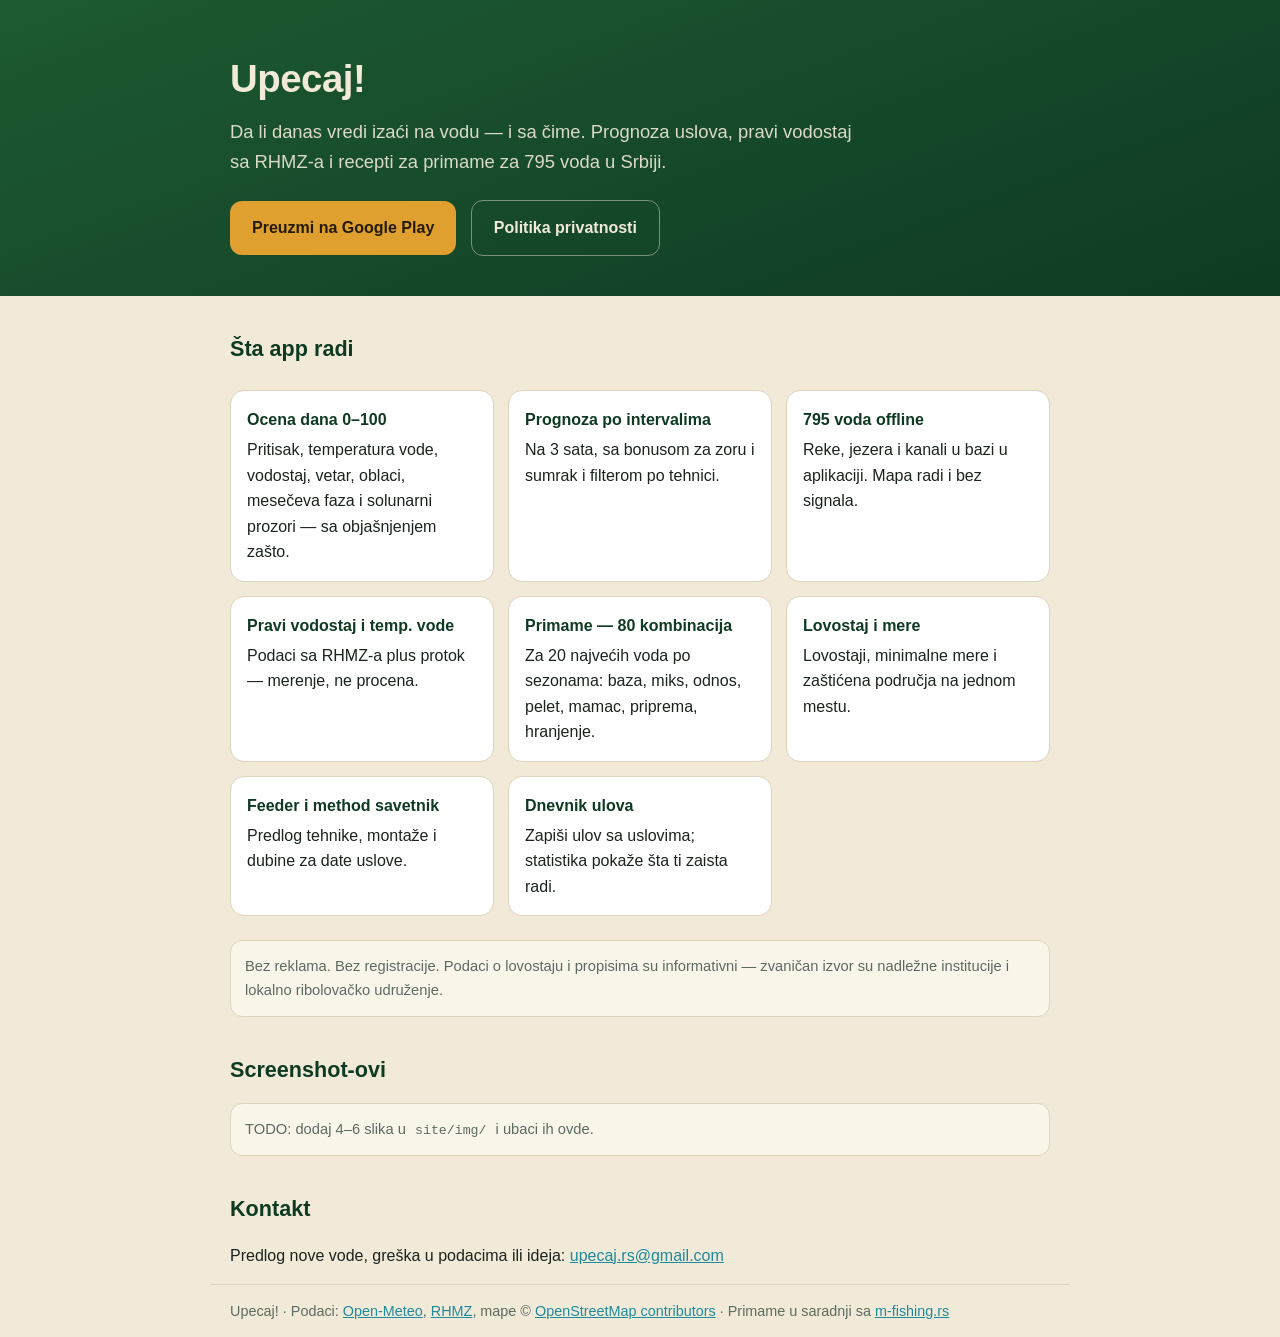
<file: site/index.html>
<!doctype html>
<html lang="sr">
<head>
<meta charset="utf-8">
<meta name="viewport" content="width=device-width,initial-scale=1">
<title>Upecaj! — prognoza za pecanje u Srbiji</title>
<meta name="description" content="Ocena uslova za pecanje 0–100, vodostaj i temperatura vode sa RHMZ-a, 795 voda u Srbiji offline, recepti za primame po vodi i sezoni.">
<link rel="stylesheet" href="style.css">
</head>
<body>
<header class="hero"><div class="wrap">
  <h1>Upecaj!</h1>
  <p>Da li danas vredi izaći na vodu — i sa čime. Prognoza uslova, pravi vodostaj sa RHMZ-a i recepti za primame za 795 voda u Srbiji.</p>
  <!-- TODO: zameni PLAY_URL kad app izađe na Play -->
  <a class="badge" href="PLAY_URL">Preuzmi na Google Play</a>
  <a class="badge ghost" href="privacy.html">Politika privatnosti</a>
</div></header>

<main class="wrap">
  <h2>Šta app radi</h2>
  <div class="cards">
    <div class="card"><b>Ocena dana 0–100</b>Pritisak, temperatura vode, vodostaj, vetar, oblaci, mesečeva faza i solunarni prozori — sa objašnjenjem zašto.</div>
    <div class="card"><b>Prognoza po intervalima</b>Na 3 sata, sa bonusom za zoru i sumrak i filterom po tehnici.</div>
    <div class="card"><b>795 voda offline</b>Reke, jezera i kanali u bazi u aplikaciji. Mapa radi i bez signala.</div>
    <div class="card"><b>Pravi vodostaj i temp. vode</b>Podaci sa RHMZ-a plus protok — merenje, ne procena.</div>
    <div class="card"><b>Primame — 80 kombinacija</b>Za 20 najvećih voda po sezonama: baza, miks, odnos, pelet, mamac, priprema, hranjenje.</div>
    <div class="card"><b>Lovostaj i mere</b>Lovostaji, minimalne mere i zaštićena područja na jednom mestu.</div>
    <div class="card"><b>Feeder i method savetnik</b>Predlog tehnike, montaže i dubine za date uslove.</div>
    <div class="card"><b>Dnevnik ulova</b>Zapiši ulov sa uslovima; statistika pokaže šta ti zaista radi.</div>
  </div>

  <p class="note">Bez reklama. Bez registracije. Podaci o lovostaju i propisima su informativni —
  zvaničan izvor su nadležne institucije i lokalno ribolovačko udruženje.</p>

  <h2>Screenshot-ovi</h2>
  <p class="note">TODO: dodaj 4–6 slika u <code>site/img/</code> i ubaci ih ovde.</p>

  <h2>Kontakt</h2>
  <p>Predlog nove vode, greška u podacima ili ideja: <a href="mailto:upecaj.rs@gmail.com">upecaj.rs@gmail.com</a></p>
</main>

<footer class="wrap">
  <p>Upecaj! · Podaci: <a href="https://open-meteo.com">Open-Meteo</a>,
  <a href="https://www.hidmet.gov.rs">RHMZ</a>, mape ©
  <a href="https://www.openstreetmap.org/copyright">OpenStreetMap contributors</a> ·
  Primame u saradnji sa <a href="https://m-fishing.rs">m-fishing.rs</a></p>
</footer>
</body>
</html>
</file>
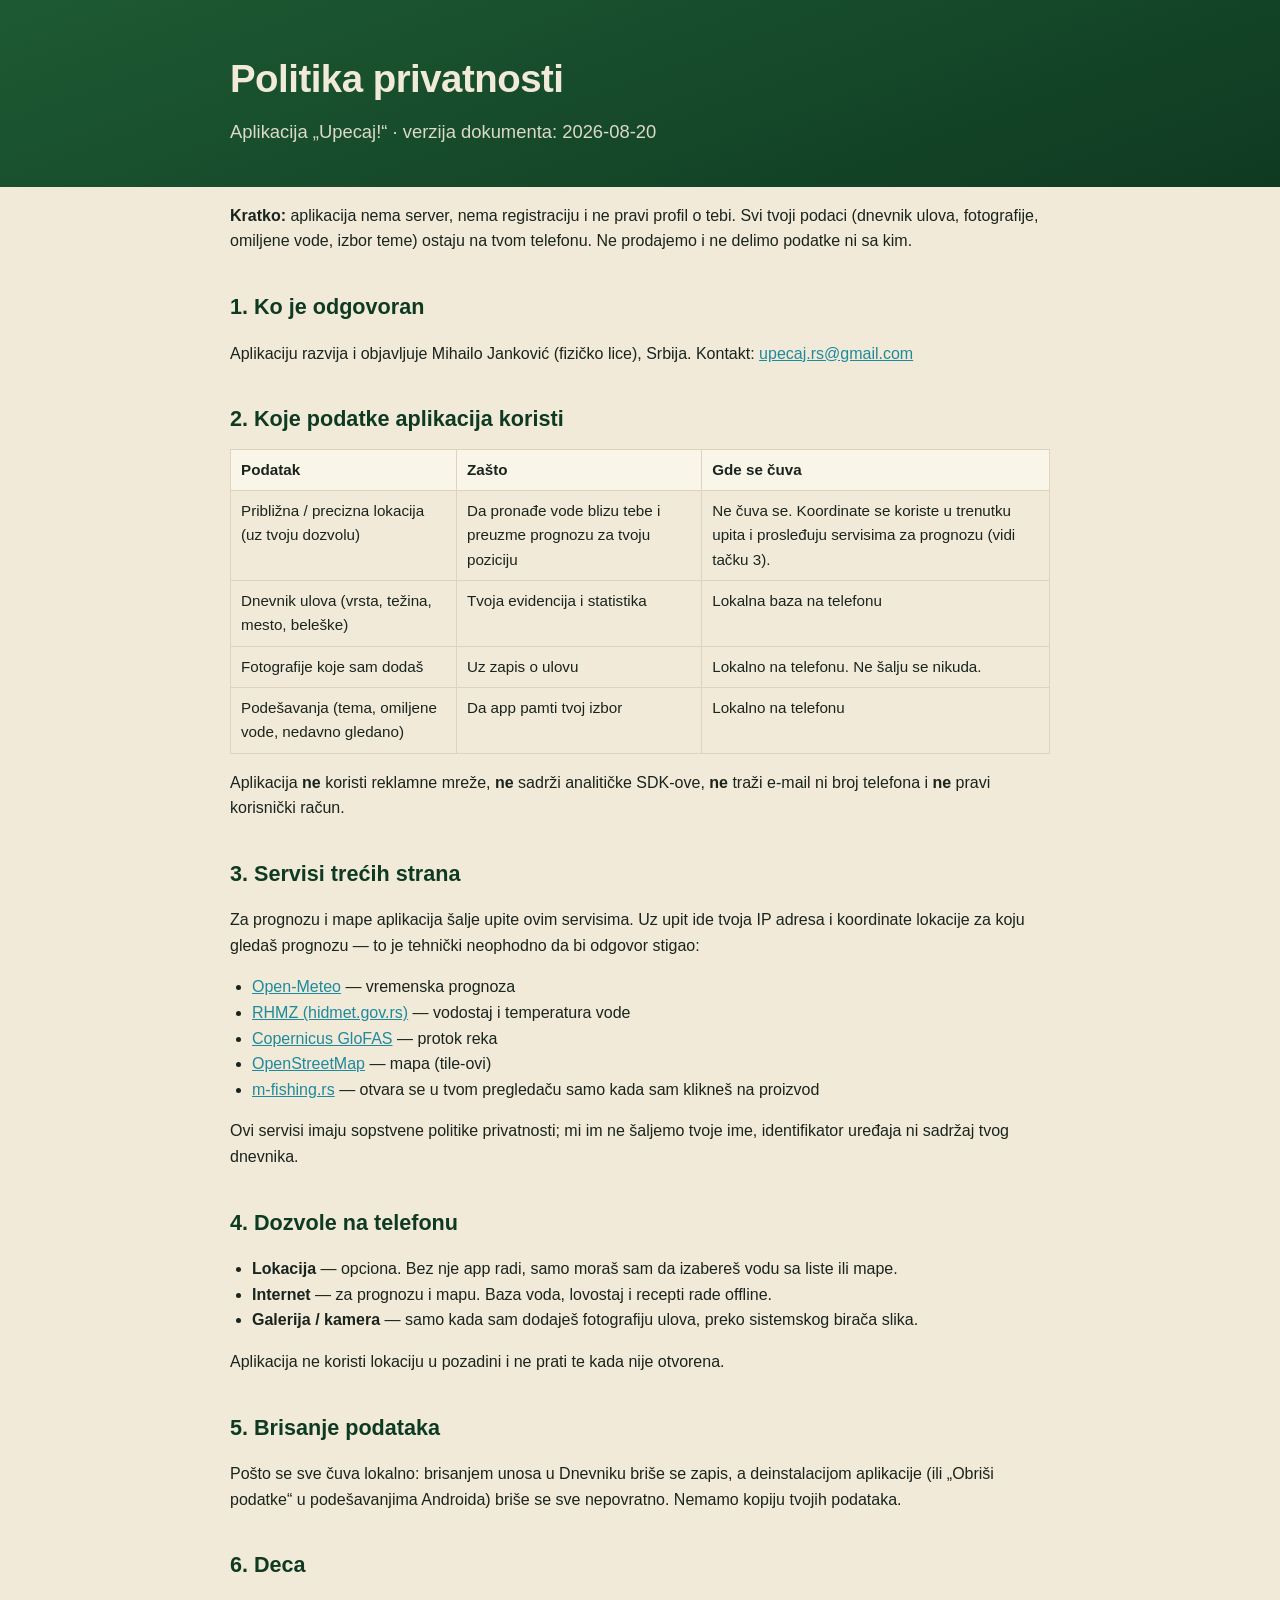
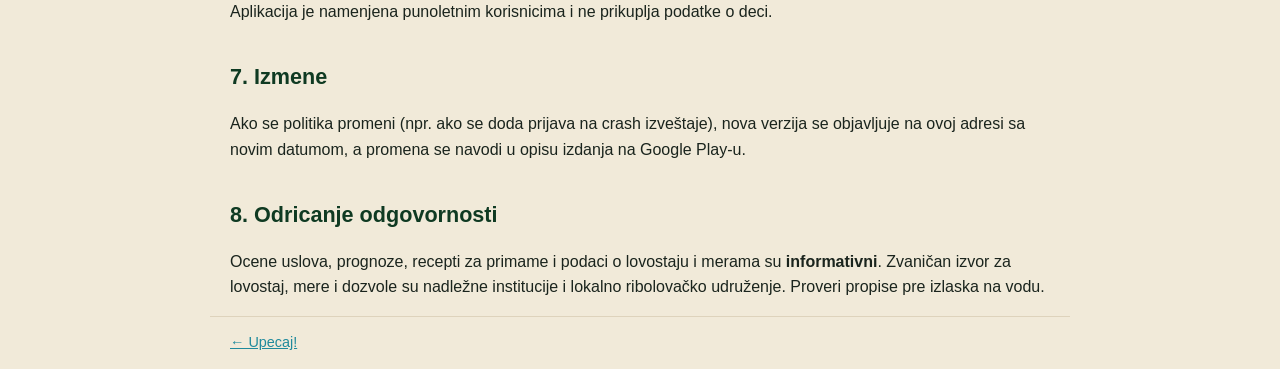
<file: site/privacy.html>
<!doctype html>
<html lang="sr">
<head>
<meta charset="utf-8">
<meta name="viewport" content="width=device-width,initial-scale=1">
<title>Upecaj! — Politika privatnosti</title>
<link rel="stylesheet" href="style.css">
</head>
<body>
<header class="hero"><div class="wrap">
  <h1>Politika privatnosti</h1>
  <p>Aplikacija „Upecaj!“ · verzija dokumenta: 2026-08-20</p>
</div></header>

<main class="wrap">
  <p><strong>Kratko:</strong> aplikacija nema server, nema registraciju i ne pravi profil o tebi.
  Svi tvoji podaci (dnevnik ulova, fotografije, omiljene vode, izbor teme) ostaju
  na tvom telefonu. Ne prodajemo i ne delimo podatke ni sa kim.</p>

  <h2>1. Ko je odgovoran</h2>
  <p>Aplikaciju razvija i objavljuje Mihailo Janković (fizičko lice), Srbija.
  Kontakt: <a href="mailto:upecaj.rs@gmail.com">upecaj.rs@gmail.com</a></p>

  <h2>2. Koje podatke aplikacija koristi</h2>
  <table>
    <tr><th>Podatak</th><th>Zašto</th><th>Gde se čuva</th></tr>
    <tr>
      <td>Približna / precizna lokacija (uz tvoju dozvolu)</td>
      <td>Da pronađe vode blizu tebe i preuzme prognozu za tvoju poziciju</td>
      <td>Ne čuva se. Koordinate se koriste u trenutku upita i prosleđuju servisima za prognozu (vidi tačku 3).</td>
    </tr>
    <tr>
      <td>Dnevnik ulova (vrsta, težina, mesto, beleške)</td>
      <td>Tvoja evidencija i statistika</td>
      <td>Lokalna baza na telefonu</td>
    </tr>
    <tr>
      <td>Fotografije koje sam dodaš</td>
      <td>Uz zapis o ulovu</td>
      <td>Lokalno na telefonu. Ne šalju se nikuda.</td>
    </tr>
    <tr>
      <td>Podešavanja (tema, omiljene vode, nedavno gledano)</td>
      <td>Da app pamti tvoj izbor</td>
      <td>Lokalno na telefonu</td>
    </tr>
  </table>

  <p>Aplikacija <strong>ne</strong> koristi reklamne mreže, <strong>ne</strong> sadrži analitičke SDK-ove,
  <strong>ne</strong> traži e-mail ni broj telefona i <strong>ne</strong> pravi korisnički račun.</p>

  <h2>3. Servisi trećih strana</h2>
  <p>Za prognozu i mape aplikacija šalje upite ovim servisima. Uz upit ide tvoja
  IP adresa i koordinate lokacije za koju gledaš prognozu — to je tehnički
  neophodno da bi odgovor stigao:</p>
  <ul>
    <li><a href="https://open-meteo.com/en/terms">Open-Meteo</a> — vremenska prognoza</li>
    <li><a href="https://www.hidmet.gov.rs">RHMZ (hidmet.gov.rs)</a> — vodostaj i temperatura vode</li>
    <li><a href="https://global-flood.emergency.copernicus.eu">Copernicus GloFAS</a> — protok reka</li>
    <li><a href="https://operations.osmfoundation.org/policies/tiles/">OpenStreetMap</a> — mapa (tile-ovi)</li>
    <li><a href="https://m-fishing.rs">m-fishing.rs</a> — otvara se u tvom pregledaču samo kada sam klikneš na proizvod</li>
  </ul>
  <p>Ovi servisi imaju sopstvene politike privatnosti; mi im ne šaljemo tvoje ime,
  identifikator uređaja ni sadržaj tvog dnevnika.</p>

  <h2>4. Dozvole na telefonu</h2>
  <ul>
    <li><strong>Lokacija</strong> — opciona. Bez nje app radi, samo moraš sam da izabereš vodu sa liste ili mape.</li>
    <li><strong>Internet</strong> — za prognozu i mapu. Baza voda, lovostaj i recepti rade offline.</li>
    <li><strong>Galerija / kamera</strong> — samo kada sam dodaješ fotografiju ulova, preko sistemskog birača slika.</li>
  </ul>
  <p>Aplikacija ne koristi lokaciju u pozadini i ne prati te kada nije otvorena.</p>

  <h2>5. Brisanje podataka</h2>
  <p>Pošto se sve čuva lokalno: brisanjem unosa u Dnevniku briše se zapis, a
  deinstalacijom aplikacije (ili „Obriši podatke“ u podešavanjima Androida)
  briše se sve nepovratno. Nemamo kopiju tvojih podataka.</p>

  <h2>6. Deca</h2>
  <p>Aplikacija je namenjena punoletnim korisnicima i ne prikuplja podatke o deci.</p>

  <h2>7. Izmene</h2>
  <p>Ako se politika promeni (npr. ako se doda prijava na crash izveštaje), nova
  verzija se objavljuje na ovoj adresi sa novim datumom, a promena se navodi u
  opisu izdanja na Google Play-u.</p>

  <h2>8. Odricanje odgovornosti</h2>
  <p>Ocene uslova, prognoze, recepti za primame i podaci o lovostaju i merama su
  <strong>informativni</strong>. Zvaničan izvor za lovostaj, mere i dozvole su nadležne
  institucije i lokalno ribolovačko udruženje. Proveri propise pre izlaska na vodu.</p>
</main>

<footer class="wrap"><p><a href="index.html">← Upecaj!</a></p></footer>
</body>
</html>
</file>
<file: site/style.css>
:root{
  --green:#1D5A33; --green-ink:#0F3A22; --green-bright:#2F8B4E;
  --water:#1F8A9C; --gold:#E0A02F; --coral:#D9542B;
  --bg:#F1EAD9; --surface:#fff; --surface2:#FAF5E9;
  --ink:#1A241D; --muted:#5C6B60; --line:#DED3BC;
}
*{box-sizing:border-box}
body{margin:0;background:var(--bg);color:var(--ink);
  font:16px/1.6 -apple-system,"Segoe UI",Roboto,Arial,sans-serif}
a{color:var(--water)}
.wrap{max-width:860px;margin:0 auto;padding:0 20px}
header.hero{background:linear-gradient(160deg,var(--green) 0%,var(--green-ink) 100%);color:#F1EAD9;padding:48px 0 40px}
header.hero h1{margin:0 0 8px;font-size:2.4rem;letter-spacing:-.5px}
header.hero p{margin:0;font-size:1.15rem;opacity:.9;max-width:34em}
.badge{display:inline-block;margin-top:24px;padding:14px 22px;border-radius:12px;
  background:var(--gold);color:#241a05;font-weight:700;text-decoration:none}
.badge.ghost{background:transparent;border:1px solid rgba(241,234,217,.45);color:#F1EAD9;margin-left:10px}
main{padding:40px 0 64px}
h2{margin:36px 0 12px;font-size:1.35rem;color:var(--green-ink)}
h3{margin:22px 0 6px;font-size:1.05rem}
ul{padding-left:22px}
.cards{display:grid;gap:14px;grid-template-columns:repeat(auto-fit,minmax(220px,1fr));margin:24px 0}
.card{background:var(--surface);border:1px solid var(--line);border-radius:14px;padding:16px}
.card b{display:block;color:var(--green-ink);margin-bottom:4px}
.note{background:var(--surface2);border:1px solid var(--line);border-radius:12px;padding:14px;font-size:.92rem;color:var(--muted)}
footer{border-top:1px solid var(--line);padding:24px 0 48px;font-size:.9rem;color:var(--muted)}
table{border-collapse:collapse;width:100%;margin:12px 0;font-size:.95rem}
th,td{border:1px solid var(--line);padding:8px 10px;text-align:left;vertical-align:top}
th{background:var(--surface2)}
code{background:var(--surface2);padding:1px 5px;border-radius:5px;font-size:.9em}
</file>
